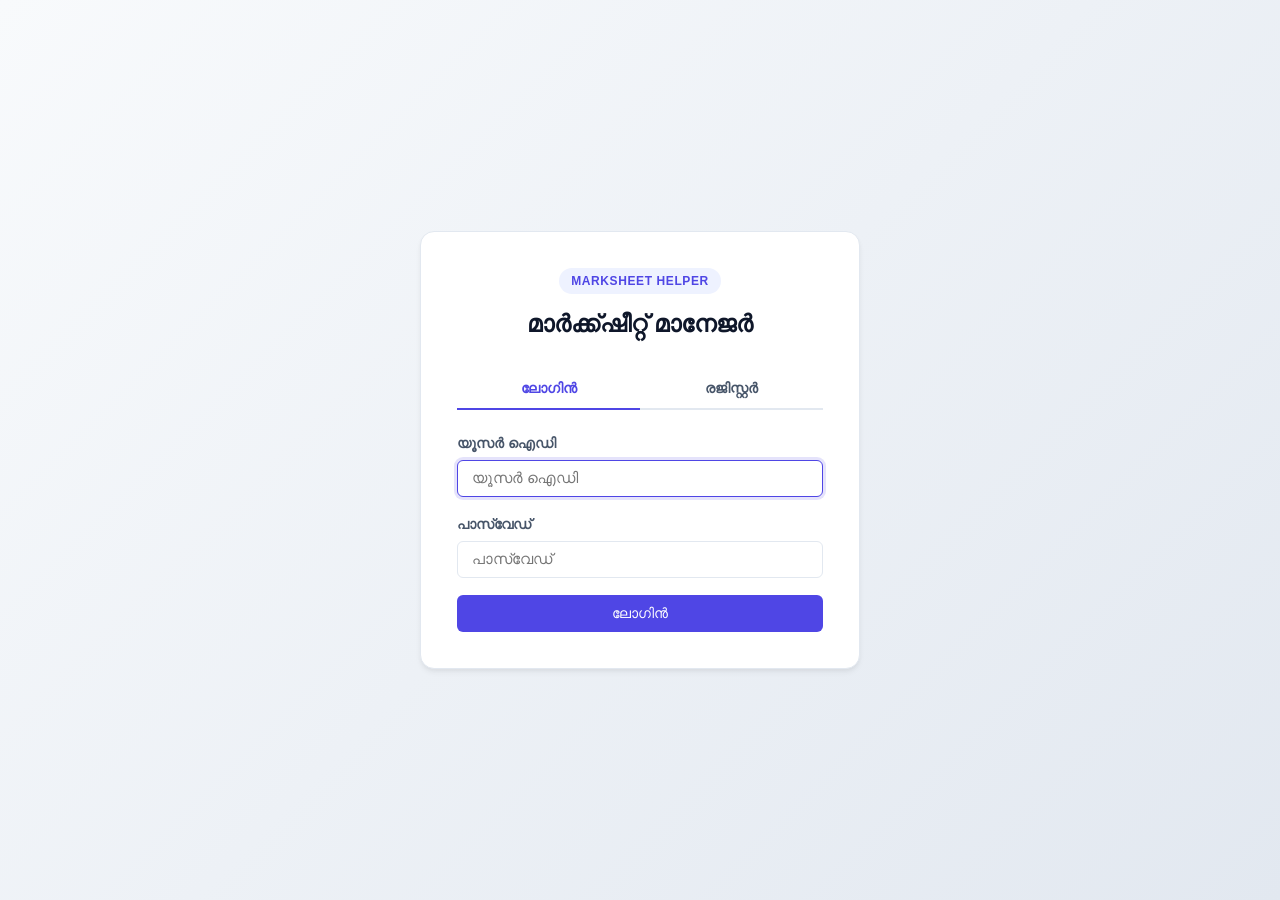
<file: index.html>
<!DOCTYPE html>
<html lang="ml">
<head>
    <meta charset="UTF-8">
    <meta name="viewport" content="width=device-width, initial-scale=1.0, maximum-scale=1.0, user-scalable=no, viewport-fit=cover">
    <meta name="theme-color" content="#4f46e5">
    <meta name="mobile-web-app-capable" content="yes">
    <meta name="apple-mobile-web-app-capable" content="yes">
    <meta name="apple-mobile-web-app-status-bar-style" content="black-translucent">
    <title>Marksheet Helper | മാർക്ക്ഷീറ്റ് മാനേജർ</title>
    <meta name="description" content="ലളിതമായ മാർക്ക്ഷീറ്റ് തയ്യാറാക്കൽ സഹായി. മദ്രസകൾക്കും സ്കൂളുകൾക്കും ഉപയോഗപ്രദമായ ലോക്കൽ മാർക്ക്ഷീറ്റ് ആപ്ലിക്കേഷൻ.">
    <link rel="stylesheet" href="./static/css/style.css">
    
    <!-- Vendor Libraries (Self-contained offline first, CDN fallback) -->
    <script src="./static/vendor/jspdf.umd.min.js"></script>
    <script src="./static/vendor/jspdf.plugin.autotable.min.js"></script>
    <script src="./static/vendor/xlsx.full.min.js"></script>
</head>
<body>
    <!-- App Mount Point for MVC Views -->
    <div id="app-root"></div>

    <!-- MVC Architecture Scripts -->
    <!-- 1. Models -->
    <script src="./static/js/models/StorageModel.js"></script>
    <script src="./static/js/models/MarksheetModel.js"></script>

    <!-- 2. Views -->
    <script src="./static/js/views/AuthView.js"></script>
    <script src="./static/js/views/DashboardView.js"></script>
    <script src="./static/js/views/MarksheetView.js"></script>
    <script src="./static/js/views/ExportView.js"></script>

    <!-- 3. Controllers -->
    <script src="./static/js/controllers/AuthController.js"></script>
    <script src="./static/js/controllers/ClassController.js"></script>
    <script src="./static/js/controllers/MarksheetController.js"></script>

    <!-- 4. Bootstrap App -->
    <script src="./static/js/app.js"></script>
</body>
</html>
</file>
<file: static/css/style.css>
/**
 * style.css
 * Clean, minimal, modern 20-25 demographic design.
 * Clear typography, focused UI, distraction-free marksheet entry.
 */

:root {
    --bg-page: #f8fafc;
    --bg-surface: #ffffff;
    --bg-subtle: #f1f5f9;
    --border-color: #e2e8f0;
    --border-focus: #4f46e5;
    
    --text-primary: #0f172a;
    --text-secondary: #475569;
    --text-muted: #94a3b8;
    
    --primary: #4f46e5;
    --primary-hover: #4338ca;
    --primary-subtle: #eef2ff;
    
    --success: #16a34a;
    --success-subtle: #dcfce7;
    --danger: #dc2626;
    --danger-subtle: #fee2e2;
    --warning: #d97706;
    
    --radius-sm: 6px;
    --radius-md: 10px;
    --radius-lg: 14px;
    
    --font-main: -apple-system, BlinkMacSystemFont, "Segoe UI", Roboto, "Noto Sans Malayalam", "Manjari", "Inter", sans-serif;
    --font-mono: ui-monospace, SFMono-Regular, Menlo, Monaco, Consolas, monospace;
    
    --shadow-subtle: 0 1px 3px rgba(0, 0, 0, 0.05), 0 1px 2px rgba(0, 0, 0, 0.03);
    --shadow-card: 0 4px 6px -1px rgba(0, 0, 0, 0.06), 0 2px 4px -1px rgba(0, 0, 0, 0.04);
    --shadow-modal: 0 20px 25px -5px rgba(0, 0, 0, 0.1), 0 10px 10px -5px rgba(0, 0, 0, 0.04);
}

* {
    box-sizing: border-box;
    margin: 0;
    padding: 0;
}

body {
    background-color: var(--bg-page);
    color: var(--text-primary);
    font-family: var(--font-main);
    line-height: 1.5;
    -webkit-font-smoothing: antialiased;
}

/* ==========================================================================
   Typography & Utilities
   ========================================================================== */
.font-mono { font-family: var(--font-mono); }
.font-sm { font-size: 0.85rem; }
.text-muted { color: var(--text-muted); }
.text-primary { color: var(--primary); }
.text-success { color: var(--success); }
.text-danger { color: var(--danger); }
.mt-3 { margin-top: 1rem; }

/* ==========================================================================
   Buttons & Interactive Elements
   ========================================================================== */
.btn {
    display: inline-flex;
    align-items: center;
    justify-content: center;
    gap: 0.4rem;
    padding: 0.55rem 1rem;
    font-size: 0.9rem;
    font-weight: 500;
    border-radius: var(--radius-sm);
    border: 1px solid transparent;
    cursor: pointer;
    transition: all 0.15s ease-in-out;
    text-decoration: none;
    white-space: nowrap;
}

.btn-primary {
    background-color: var(--primary);
    color: #ffffff;
}
.btn-primary:hover {
    background-color: var(--primary-hover);
}

.btn-outline {
    background-color: var(--bg-surface);
    color: var(--text-secondary);
    border-color: var(--border-color);
}
.btn-outline:hover {
    background-color: var(--bg-subtle);
    color: var(--text-primary);
    border-color: #cbd5e1;
}

.btn-ghost {
    background-color: transparent;
    color: var(--text-secondary);
}
.btn-ghost:hover {
    background-color: var(--bg-subtle);
    color: var(--text-primary);
}

.btn-block { width: 100%; }
.btn-sm { padding: 0.35rem 0.75rem; font-size: 0.825rem; }
.btn-lg { padding: 0.7rem 1.4rem; font-size: 1rem; font-weight: 600; }

.btn-icon {
    display: inline-flex;
    align-items: center;
    justify-content: center;
    width: 32px;
    height: 32px;
    border: 1px solid transparent;
    background: transparent;
    border-radius: var(--radius-sm);
    color: var(--text-secondary);
    cursor: pointer;
    font-size: 1rem;
    transition: all 0.15s ease;
}
.btn-icon:hover {
    background: var(--bg-subtle);
    color: var(--text-primary);
}
.btn-close {
    background: none;
    border: none;
    font-size: 1.5rem;
    color: var(--text-muted);
    cursor: pointer;
    line-height: 1;
}
.btn-close:hover { color: var(--text-primary); }

/* ==========================================================================
   Forms & Controls
   ========================================================================== */
.form-group {
    margin-bottom: 1.1rem;
}
.form-label {
    display: block;
    font-size: 0.85rem;
    font-weight: 600;
    color: var(--text-secondary);
    margin-bottom: 0.35rem;
}
.form-control {
    width: 100%;
    padding: 0.6rem 0.85rem;
    font-size: 0.925rem;
    color: var(--text-primary);
    background-color: var(--bg-surface);
    border: 1px solid var(--border-color);
    border-radius: var(--radius-sm);
    transition: border-color 0.15s ease, box-shadow 0.15s ease;
    font-family: inherit;
}
.form-control:focus {
    outline: none;
    border-color: var(--border-focus);
    box-shadow: 0 0 0 3px rgba(79, 70, 229, 0.15);
}
.field-hint {
    display: block;
    font-size: 0.75rem;
    color: var(--text-muted);
    margin-top: 0.25rem;
}

.form-row {
    display: flex;
    gap: 1rem;
}
.flex-1 { flex: 1; }
.flex-2 { flex: 2; }

.radio-group {
    display: flex;
    gap: 1.5rem;
    padding: 0.4rem 0;
}
.radio-label {
    display: inline-flex;
    align-items: center;
    gap: 0.5rem;
    font-size: 0.9rem;
    color: var(--text-primary);
    cursor: pointer;
}

/* ==========================================================================
   Alerts & Badges
   ========================================================================== */
.alert {
    padding: 0.75rem 1rem;
    border-radius: var(--radius-sm);
    font-size: 0.875rem;
    margin-bottom: 1rem;
}
.alert-danger {
    background-color: var(--danger-subtle);
    color: var(--danger);
    border: 1px solid #fecaca;
}

.badge {
    display: inline-block;
    padding: 0.2rem 0.55rem;
    border-radius: 9999px;
    font-size: 0.75rem;
    font-weight: 600;
}
.status-pass { background-color: var(--success-subtle); color: var(--success); }
.status-fail { background-color: var(--danger-subtle); color: var(--danger); }

.grade-pill {
    display: inline-block;
    padding: 0.15rem 0.5rem;
    border-radius: 4px;
    border: 1px solid;
    font-size: 0.8rem;
    font-weight: 700;
}

.rank-badge {
    display: inline-flex;
    align-items: center;
    justify-content: center;
    width: 24px;
    height: 24px;
    border-radius: 50%;
    background-color: var(--bg-subtle);
    font-size: 0.8rem;
    font-weight: 700;
    color: var(--text-primary);
}

/* ==========================================================================
   Authentication Views
   ========================================================================== */
.auth-wrapper {
    min-height: 100vh;
    display: flex;
    align-items: center;
    justify-content: center;
    padding: 1.5rem;
    background: linear-gradient(135deg, #f8fafc 0%, #e2e8f0 100%);
}
.auth-card {
    background: var(--bg-surface);
    width: 100%;
    max-width: 440px;
    border-radius: var(--radius-lg);
    box-shadow: var(--shadow-card);
    border: 1px solid var(--border-color);
    padding: 2.25rem;
}
.auth-header {
    text-align: center;
    margin-bottom: 1.75rem;
}
.auth-brand-badge {
    display: inline-block;
    background: var(--primary-subtle);
    color: var(--primary);
    font-size: 0.75rem;
    font-weight: 700;
    text-transform: uppercase;
    letter-spacing: 0.05em;
    padding: 0.25rem 0.75rem;
    border-radius: 9999px;
    margin-bottom: 0.75rem;
}
.auth-title {
    font-size: 1.5rem;
    font-weight: 700;
    color: var(--text-primary);
    margin-bottom: 0.5rem;
}
.auth-subtitle {
    font-size: 0.875rem;
    color: var(--text-secondary);
    line-height: 1.4;
}
.auth-sub-hint {
    font-size: 0.78rem;
    color: var(--text-muted);
}
.auth-tabs {
    display: flex;
    border-bottom: 2px solid var(--border-color);
    margin-bottom: 1.5rem;
}
.auth-tab {
    flex: 1;
    padding: 0.65rem 0;
    background: none;
    border: none;
    border-bottom: 2px solid transparent;
    margin-bottom: -2px;
    font-size: 0.9rem;
    font-weight: 600;
    color: var(--text-secondary);
    cursor: pointer;
    transition: all 0.15s ease;
}
.auth-tab.active {
    color: var(--primary);
    border-bottom-color: var(--primary);
}
.auth-footer {
    margin-top: 1.5rem;
    text-align: center;
    font-size: 0.78rem;
    color: var(--text-muted);
}

/* ==========================================================================
   Navbar & Layout
   ========================================================================== */
.app-layout {
    min-height: 100vh;
    display: flex;
    flex-direction: column;
}

.navbar {
    height: 64px;
    background-color: var(--bg-surface);
    border-bottom: 1px solid var(--border-color);
    padding: 0 1.5rem;
    display: flex;
    align-items: center;
    justify-content: space-between;
    position: sticky;
    top: 0;
    z-index: 40;
}

.nav-brand {
    display: flex;
    align-items: center;
    gap: 0.75rem;
}
.nav-logo-badge {
    background-color: var(--primary);
    color: #ffffff;
    font-weight: 800;
    font-size: 0.85rem;
    padding: 0.35rem 0.55rem;
    border-radius: var(--radius-sm);
    letter-spacing: 0.05em;
}
.nav-titles {
    display: flex;
    flex-direction: column;
}
.nav-title {
    font-size: 1.05rem;
    font-weight: 700;
    color: var(--text-primary);
    line-height: 1.2;
}
.nav-tagline {
    font-size: 0.75rem;
    color: var(--text-muted);
}

.nav-actions {
    display: flex;
    align-items: center;
    gap: 0.75rem;
}

.user-pill {
    display: flex;
    align-items: center;
    gap: 0.5rem;
    padding: 0.25rem 0.65rem;
    background-color: var(--bg-subtle);
    border-radius: 9999px;
}
.user-avatar {
    width: 24px;
    height: 24px;
    border-radius: 50%;
    background-color: var(--primary);
    color: #fff;
    font-size: 0.75rem;
    font-weight: 700;
    display: flex;
    align-items: center;
    justify-content: center;
}
.user-name {
    font-size: 0.825rem;
    font-weight: 600;
    color: var(--text-secondary);
}

.main-content {
    flex: 1;
    max-width: 1400px;
    width: 100%;
    margin: 0 auto;
    padding: 1.75rem;
}

/* ==========================================================================
   Dashboard View
   ========================================================================== */
.dashboard-hero {
    display: flex;
    align-items: center;
    justify-content: space-between;
    background-color: var(--bg-surface);
    border: 1px solid var(--border-color);
    border-radius: var(--radius-lg);
    padding: 1.75rem;
    margin-bottom: 1.5rem;
    box-shadow: var(--shadow-subtle);
}
.hero-title {
    font-size: 1.4rem;
    font-weight: 700;
    margin-bottom: 0.35rem;
}
.hero-desc {
    color: var(--text-secondary);
    font-size: 0.925rem;
    max-width: 650px;
}

.stats-grid {
    display: grid;
    grid-template-columns: repeat(auto-fit, minmax(220px, 1fr));
    gap: 1rem;
    margin-bottom: 2rem;
}
.stat-card {
    background-color: var(--bg-surface);
    border: 1px solid var(--border-color);
    border-radius: var(--radius-md);
    padding: 1.25rem;
    box-shadow: var(--shadow-subtle);
}
.stat-label {
    font-size: 0.8rem;
    font-weight: 600;
    color: var(--text-secondary);
    text-transform: uppercase;
    letter-spacing: 0.05em;
    margin-bottom: 0.35rem;
}
.stat-value {
    font-size: 1.8rem;
    font-weight: 800;
    color: var(--text-primary);
    line-height: 1.1;
    margin-bottom: 0.25rem;
}
.stat-sub {
    font-size: 0.78rem;
    color: var(--text-muted);
}

.section-header {
    display: flex;
    align-items: center;
    justify-content: space-between;
    margin-bottom: 1.25rem;
}
.section-title {
    font-size: 1.2rem;
    font-weight: 700;
}

.class-grid {
    display: grid;
    grid-template-columns: repeat(auto-fill, minmax(320px, 1fr));
    gap: 1.25rem;
}
.class-card {
    background-color: var(--bg-surface);
    border: 1px solid var(--border-color);
    border-radius: var(--radius-md);
    box-shadow: var(--shadow-subtle);
    display: flex;
    flex-direction: column;
    transition: transform 0.15s ease, box-shadow 0.15s ease;
}
.class-card:hover {
    transform: translateY(-2px);
    box-shadow: var(--shadow-card);
}
.class-card-header {
    padding: 1rem 1.25rem 0.5rem;
    display: flex;
    align-items: center;
    justify-content: space-between;
}
.class-badge {
    background-color: var(--bg-subtle);
    color: var(--text-secondary);
    font-size: 0.75rem;
    font-weight: 600;
    padding: 0.2rem 0.6rem;
    border-radius: 9999px;
}
.class-actions-menu {
    display: flex;
    gap: 0.25rem;
}
.class-card-body {
    padding: 0.5rem 1.25rem 1.25rem;
    flex: 1;
}
.class-org-name {
    font-size: 0.8rem;
    color: var(--text-secondary);
    font-weight: 500;
    margin-bottom: 0.25rem;
}
.class-name-title {
    font-size: 1.25rem;
    font-weight: 700;
    color: var(--text-primary);
    margin-bottom: 0.25rem;
}
.class-exam-tag {
    display: inline-block;
    font-size: 0.825rem;
    color: var(--primary);
    font-weight: 600;
    margin-bottom: 1rem;
}
.class-metrics {
    display: flex;
    align-items: center;
    justify-content: space-between;
    background-color: var(--bg-subtle);
    border-radius: var(--radius-sm);
    padding: 0.6rem 0.85rem;
}
.metric-item {
    text-align: center;
}
.metric-num {
    display: block;
    font-size: 1rem;
    font-weight: 700;
    color: var(--text-primary);
}
.metric-label {
    font-size: 0.725rem;
    color: var(--text-muted);
}
.class-card-footer {
    padding: 0.75rem 1.25rem 1.25rem;
}

.empty-state {
    background-color: var(--bg-surface);
    border: 1px dashed var(--border-color);
    border-radius: var(--radius-lg);
    padding: 3.5rem 2rem;
    text-align: center;
    margin-top: 1rem;
}
.empty-illustration {
    font-size: 2.8rem;
    margin-bottom: 0.75rem;
}
.empty-title {
    font-size: 1.15rem;
    font-weight: 700;
    margin-bottom: 0.35rem;
}
.empty-text {
    font-size: 0.875rem;
    color: var(--text-secondary);
    max-width: 450px;
    margin: 0 auto 1.25rem;
}

/* ==========================================================================
   Marksheet View
   ========================================================================== */
.marksheet-navbar {
    height: auto;
    padding: 0.85rem 1.5rem;
    flex-wrap: wrap;
    gap: 0.75rem;
}
.nav-left {
    display: flex;
    align-items: center;
    gap: 1rem;
}
.nav-class-info {
    display: flex;
    flex-direction: column;
}
.nav-madrasa-sub {
    font-size: 0.78rem;
    color: var(--text-muted);
    font-weight: 500;
}
.nav-class-main-title {
    font-size: 1.15rem;
    font-weight: 700;
    color: var(--text-primary);
}

.autosave-badge {
    display: inline-flex;
    align-items: center;
    gap: 0.4rem;
    font-size: 0.78rem;
    color: var(--text-secondary);
    background-color: var(--bg-subtle);
    padding: 0.25rem 0.65rem;
    border-radius: 9999px;
}
.save-dot {
    width: 7px;
    height: 7px;
    border-radius: 50%;
    background-color: var(--success);
}
.save-dot.saving {
    background-color: var(--warning);
    animation: pulse 1s infinite;
}

@keyframes pulse {
    0% { opacity: 1; }
    50% { opacity: 0.3; }
    100% { opacity: 1; }
}

.marksheet-toolbar {
    display: flex;
    align-items: center;
    justify-content: space-between;
    flex-wrap: wrap;
    gap: 1rem;
    margin-bottom: 1.25rem;
}

.sheet-tabs {
    display: flex;
    gap: 0.4rem;
    background-color: var(--bg-surface);
    border: 1px solid var(--border-color);
    padding: 0.3rem;
    border-radius: var(--radius-md);
}
.sheet-tab {
    display: inline-flex;
    align-items: center;
    gap: 0.45rem;
    padding: 0.45rem 0.9rem;
    background: none;
    border: none;
    border-radius: var(--radius-sm);
    font-size: 0.85rem;
    font-weight: 600;
    color: var(--text-secondary);
    cursor: pointer;
    transition: all 0.15s ease;
}
.sheet-tab:hover {
    color: var(--text-primary);
}
.sheet-tab.active {
    background-color: var(--primary);
    color: #ffffff;
}
.sheet-tab .tab-badge {
    background-color: rgba(0, 0, 0, 0.08);
    color: inherit;
    font-size: 0.75rem;
    padding: 0.1rem 0.45rem;
    border-radius: 9999px;
}
.sheet-tab.active .tab-badge {
    background-color: rgba(255, 255, 255, 0.25);
    color: #ffffff;
}

.toolbar-right {
    display: flex;
    gap: 0.5rem;
}

/* ==========================================================================
   Marksheet Table & Inline Grid
   ========================================================================== */
.table-responsive-container {
    background-color: var(--bg-surface);
    border: 1px solid var(--border-color);
    border-radius: var(--radius-md);
    box-shadow: var(--shadow-subtle);
    overflow-x: auto;
}

.marksheet-table {
    width: 100%;
    border-collapse: collapse;
    font-size: 0.875rem;
    text-align: left;
}

.marksheet-table th {
    background-color: #1e293b;
    color: #f8fafc;
    font-weight: 600;
    padding: 0.75rem 0.65rem;
    white-space: nowrap;
    border: 1px solid #334155;
    text-align: center;
}

.marksheet-table td {
    padding: 0.45rem 0.65rem;
    border: 1px solid var(--border-color);
    vertical-align: middle;
}

.marksheet-table tbody tr:nth-child(even) {
    background-color: #fcfdfe;
}
.marksheet-table tbody tr:hover {
    background-color: #f1f5f9;
}

.th-roll { width: 55px; }
.th-name { min-width: 180px; text-align: left !important; }
.th-topic { min-width: 110px; }
.th-calc { width: 75px; text-align: center; }
.th-action { width: 45px; }

.th-topic-inner {
    display: flex;
    flex-direction: column;
    align-items: center;
    gap: 0.15rem;
}
.topic-name-header {
    font-size: 0.85rem;
}
.topic-max-badge {
    font-size: 0.7rem;
    background-color: #334155;
    padding: 0.1rem 0.4rem;
    border-radius: 4px;
    font-weight: 500;
}

.td-roll { text-align: center; }
.roll-badge {
    font-weight: 700;
    color: var(--text-secondary);
    font-size: 0.85rem;
}

.student-name-box {
    display: flex;
    align-items: center;
    gap: 0.5rem;
}
.st-gender-dot {
    width: 8px;
    height: 8px;
    border-radius: 50%;
    flex-shrink: 0;
}
.st-gender-dot.boy { background-color: #3b82f6; }
.st-gender-dot.girl { background-color: #ec4899; }
.st-name-text {
    font-weight: 600;
    color: var(--text-primary);
}

.td-mark-input {
    text-align: center;
    padding: 0.25rem !important;
}

.mark-input {
    width: 100%;
    max-width: 80px;
    padding: 0.35rem 0.2rem;
    text-align: center;
    font-family: var(--font-mono);
    font-size: 0.95rem;
    font-weight: 600;
    border: 1px solid transparent;
    border-radius: var(--radius-sm);
    background-color: rgba(241, 245, 249, 0.6);
    color: var(--text-primary);
    transition: all 0.15s ease;
}
.mark-input:hover {
    background-color: var(--bg-surface);
    border-color: #cbd5e1;
}
.mark-input:focus {
    outline: none;
    background-color: #ffffff;
    border-color: var(--border-focus);
    box-shadow: 0 0 0 2px rgba(79, 70, 229, 0.2);
}

/* Single-Topic Percentage Color Tiers */
.mark-input.mark-excellent {
    background-color: #dcfce7 !important;
    border-color: #86efac !important;
    color: #15803d !important;
    font-weight: 700;
}
.mark-input.mark-excellent:focus {
    box-shadow: 0 0 0 2px rgba(22, 163, 74, 0.3) !important;
    border-color: #16a34a !important;
}

.mark-input.mark-good {
    background-color: #dbeafe !important;
    border-color: #93c5fd !important;
    color: #1d4ed8 !important;
    font-weight: 700;
}
.mark-input.mark-good:focus {
    box-shadow: 0 0 0 2px rgba(37, 99, 235, 0.3) !important;
    border-color: #2563eb !important;
}

.mark-input.mark-pass {
    background-color: #fef3c7 !important;
    border-color: #fcd34d !important;
    color: #b45309 !important;
    font-weight: 600;
}
.mark-input.mark-pass:focus {
    box-shadow: 0 0 0 2px rgba(217, 119, 6, 0.3) !important;
    border-color: #d97706 !important;
}

.mark-input.mark-fail {
    background-color: #fee2e2 !important;
    border-color: #fca5a5 !important;
    color: #b91c1c !important;
    font-weight: 700;
}
.mark-input.mark-fail:focus {
    box-shadow: 0 0 0 2px rgba(239, 68, 68, 0.3) !important;
    border-color: #dc2626 !important;
}

.td-calc {
    text-align: center;
    font-size: 0.85rem;
}

.sheet-quick-footer {
    margin-top: 0.75rem;
    padding: 0.5rem;
    background-color: var(--bg-surface);
    border-radius: var(--radius-sm);
    border: 1px solid var(--border-color);
}

.marks-legend-strip {
    display: flex;
    flex-wrap: wrap;
    align-items: center;
    gap: 0.6rem;
    margin-bottom: 0.5rem;
}

.legend-badge {
    display: inline-flex;
    align-items: center;
    gap: 0.4rem;
    padding: 0.25rem 0.65rem;
    border-radius: 9999px;
    font-size: 0.75rem;
    font-weight: 600;
}
.legend-badge.legend-green { background-color: #dcfce7; color: #15803d; border: 1px solid #86efac; }
.legend-badge.legend-blue  { background-color: #dbeafe; color: #1d4ed8; border: 1px solid #93c5fd; }
.legend-badge.legend-amber { background-color: #fef3c7; color: #b45309; border: 1px solid #fcd34d; }
.legend-badge.legend-red   { background-color: #fee2e2; color: #b91c1c; border: 1px solid #fca5a5; }

.legend-dot {
    width: 8px;
    height: 8px;
    border-radius: 50%;
}
.legend-dot.green { background-color: #16a34a; }
.legend-dot.blue  { background-color: #2563eb; }
.legend-dot.amber { background-color: #d97706; }
.legend-dot.red   { background-color: #dc2626; }

.sheet-rules-hint {
    padding-top: 0.25rem;
    border-top: 1px dashed var(--border-color);
}


/* ==========================================================================
   Analytics Tab
   ========================================================================== */
.analytics-container {
    display: flex;
    flex-direction: column;
    gap: 1.75rem;
}
.analytics-cards-grid {
    display: grid;
    grid-template-columns: repeat(auto-fit, minmax(260px, 1fr));
    gap: 1.25rem;
}
.topic-stats-grid {
    display: grid;
    grid-template-columns: repeat(auto-fill, minmax(220px, 1fr));
    gap: 1rem;
    margin-top: 0.75rem;
}
.topic-stat-box {
    background-color: var(--bg-surface);
    border: 1px solid var(--border-color);
    border-radius: var(--radius-sm);
    padding: 1rem;
    box-shadow: var(--shadow-subtle);
}
.topic-stat-title {
    font-weight: 700;
    font-size: 0.95rem;
    margin-bottom: 0.5rem;
    border-bottom: 1px solid var(--border-color);
    padding-bottom: 0.35rem;
}
.topic-stat-row {
    display: flex;
    justify-content: space-between;
    font-size: 0.825rem;
    color: var(--text-secondary);
    margin-bottom: 0.25rem;
}

/* ==========================================================================
   Modals
   ========================================================================== */
.modal-backdrop {
    position: fixed;
    top: 0;
    left: 0;
    right: 0;
    bottom: 0;
    background-color: rgba(15, 23, 42, 0.55);
    backdrop-filter: blur(4px);
    display: flex;
    align-items: center;
    justify-content: center;
    z-index: 100;
    padding: 1.5rem;
}
.modal-box {
    background-color: var(--bg-surface);
    border-radius: var(--radius-lg);
    width: 100%;
    max-width: 520px;
    max-height: 90vh;
    display: flex;
    flex-direction: column;
    box-shadow: var(--shadow-modal);
    border: 1px solid var(--border-color);
    animation: modalSlide 0.2s ease-out;
}
.modal-lg {
    max-width: 680px;
}

@keyframes modalSlide {
    from { transform: translateY(12px); opacity: 0; }
    to { transform: translateY(0); opacity: 1; }
}

.modal-header {
    padding: 1.25rem 1.5rem;
    border-bottom: 1px solid var(--border-color);
    display: flex;
    align-items: center;
    justify-content: space-between;
}
.modal-title {
    font-size: 1.15rem;
    font-weight: 700;
}
.modal-body {
    padding: 1.5rem;
    overflow-y: auto;
    flex: 1;
}
.modal-footer {
    padding: 1rem 1.5rem;
    border-top: 1px solid var(--border-color);
    display: flex;
    align-items: center;
    justify-content: flex-end;
    gap: 0.75rem;
}

.modal-tabs {
    display: flex;
    border-bottom: 1px solid var(--border-color);
    padding: 0 1.5rem;
}
.modal-tab {
    padding: 0.65rem 1rem;
    background: none;
    border: none;
    border-bottom: 2px solid transparent;
    margin-bottom: -1px;
    font-size: 0.875rem;
    font-weight: 600;
    color: var(--text-secondary);
    cursor: pointer;
}
.modal-tab.active {
    color: var(--primary);
    border-bottom-color: var(--primary);
}

.topics-builder-section {
    margin-top: 1.25rem;
    background-color: var(--bg-subtle);
    padding: 1rem;
    border-radius: var(--radius-sm);
}
.section-sub-header {
    display: flex;
    align-items: center;
    justify-content: space-between;
    margin-bottom: 0.75rem;
}
.builder-title {
    font-size: 0.9rem;
    font-weight: 700;
}
.topic-rows-container {
    display: flex;
    flex-direction: column;
    gap: 0.5rem;
}
.topic-input-row {
    display: flex;
    gap: 0.5rem;
    align-items: center;
}

.backup-actions {
    display: flex;
    flex-direction: column;
    gap: 1rem;
    margin-top: 1rem;
}
.backup-card {
    background-color: var(--bg-subtle);
    border: 1px solid var(--border-color);
    border-radius: var(--radius-sm);
    padding: 1rem;
}
.backup-card h5 { margin-bottom: 0.25rem; font-size: 0.95rem; }
.backup-card p { font-size: 0.8rem; margin-bottom: 0.75rem; }

/* ==========================================================================
   Mobile-First & Touch Styles: Sticky Table Columns, Card View, Dropzone
   ========================================================================== */

/* Sticky Table Columns for horizontal mobile scrolling */
.touch-scrollable {
    overflow-x: auto;
    -webkit-overflow-scrolling: touch;
}
.marksheet-table {
    border-collapse: separate;
    border-spacing: 0;
}
.sticky-col-1 {
    position: sticky;
    left: 0;
    z-index: 4;
    background-color: var(--bg-surface);
}
.sticky-col-2 {
    position: sticky;
    left: 48px;
    z-index: 4;
    background-color: var(--bg-surface);
    box-shadow: 3px 0 6px -2px rgba(0, 0, 0, 0.08);
}
thead th.sticky-col-1,
thead th.sticky-col-2 {
    z-index: 10;
    background-color: #1e293b !important;
}

/* View Mode Switcher (Table vs Touch Cards) */
.view-mode-toggle {
    display: inline-flex;
    background-color: var(--bg-subtle);
    border: 1px solid var(--border-color);
    border-radius: var(--radius-sm);
    padding: 2px;
}
.btn-toggle {
    padding: 0.25rem 0.65rem;
    font-size: 0.8rem;
    font-weight: 600;
    background: none;
    border: none;
    border-radius: 4px;
    color: var(--text-secondary);
    cursor: pointer;
    transition: all 0.15s ease;
}
.btn-toggle.active {
    background-color: var(--bg-surface);
    color: var(--primary);
    box-shadow: 0 1px 3px rgba(0,0,0,0.1);
}

/* Touch Cards View */
.student-cards-container {
    padding: 0.5rem 0;
}
.student-cards-grid {
    display: grid;
    grid-template-columns: repeat(auto-fill, minmax(320px, 1fr));
    gap: 1rem;
    margin-bottom: 1.5rem;
}
.student-card {
    background-color: var(--bg-surface);
    border: 1px solid var(--border-color);
    border-radius: var(--radius-md);
    box-shadow: var(--shadow-sm);
    display: flex;
    flex-direction: column;
    overflow: hidden;
    transition: transform 0.15s ease, box-shadow 0.15s ease;
}
.student-card:hover {
    box-shadow: var(--shadow-md);
}
.card-header {
    display: flex;
    align-items: center;
    justify-content: space-between;
    padding: 0.75rem 1rem;
    background-color: var(--bg-subtle);
    border-bottom: 1px solid var(--border-color);
}
.card-header-left {
    display: flex;
    align-items: center;
    gap: 0.65rem;
}
.card-student-name {
    font-size: 0.95rem;
    font-weight: 700;
    margin: 0;
    color: var(--text-primary);
}
.student-gender-tag {
    font-size: 0.7rem;
    font-weight: 600;
    color: var(--text-muted);
}
.card-header-right {
    display: flex;
    align-items: center;
    gap: 0.5rem;
}
.card-scores-grid {
    padding: 0.85rem;
    display: grid;
    grid-template-columns: repeat(2, 1fr);
    gap: 0.65rem;
}
.card-topic-field {
    background-color: var(--bg-subtle);
    border: 1px solid var(--border-color);
    border-radius: var(--radius-sm);
    padding: 0.5rem;
    display: flex;
    flex-direction: column;
    gap: 0.35rem;
}
.card-topic-meta {
    display: flex;
    flex-direction: column;
}
.card-topic-name {
    font-size: 0.8rem;
    font-weight: 700;
    color: var(--text-primary);
    white-space: nowrap;
    overflow: hidden;
    text-overflow: ellipsis;
}
.card-topic-sub {
    font-size: 0.7rem;
    color: var(--text-muted);
}
.card-topic-field .mark-input {
    width: 100%;
    max-width: 100%;
    height: 40px;
    font-size: 1.05rem;
}
.card-summary-bar {
    display: flex;
    align-items: center;
    justify-content: space-around;
    padding: 0.65rem 0.5rem;
    background-color: var(--bg-subtle);
    border-top: 1px solid var(--border-color);
    font-size: 0.8rem;
}
.card-summary-item {
    display: flex;
    flex-direction: column;
    align-items: center;
    gap: 0.15rem;
}
.summary-label {
    font-size: 0.68rem;
    color: var(--text-muted);
    font-weight: 600;
}
.summary-val {
    font-weight: 700;
}

/* Excel Upload Dropzone */
.excel-import-top {
    display: flex;
    align-items: center;
    justify-content: space-between;
    gap: 1rem;
    margin-bottom: 1rem;
    flex-wrap: wrap;
}
.upload-dropzone {
    border: 2px dashed #cbd5e1;
    border-radius: var(--radius-md);
    padding: 2rem 1.5rem;
    text-align: center;
    cursor: pointer;
    background-color: var(--bg-subtle);
    transition: all 0.2s ease;
}
.upload-dropzone:hover,
.upload-dropzone.dragover {
    border-color: var(--primary);
    background-color: rgba(79, 70, 229, 0.05);
}
.dropzone-icon {
    font-size: 2.5rem;
    margin-bottom: 0.5rem;
}
.dropzone-title {
    font-size: 1.05rem;
    font-weight: 700;
    margin-bottom: 0.25rem;
}
.dropzone-sub {
    font-size: 0.8rem;
    color: var(--text-muted);
    margin-bottom: 1rem;
}
.preview-badge-bar {
    display: flex;
    gap: 0.5rem;
    margin-bottom: 0.75rem;
    flex-wrap: wrap;
}
.preview-count-chip {
    padding: 0.3rem 0.65rem;
    background-color: var(--bg-subtle);
    border: 1px solid var(--border-color);
    border-radius: 9999px;
    font-size: 0.75rem;
    font-weight: 700;
}
.preview-table-wrap {
    max-height: 260px;
    overflow-y: auto;
}

/* Gemini AI Photo Scanner */
.api-key-header {
    display: flex;
    align-items: center;
    justify-content: space-between;
    margin-bottom: 0.35rem;
}
.link-external {
    text-decoration: underline;
    font-weight: 600;
}
.capture-buttons-row {
    display: flex;
    gap: 0.75rem;
}
.photo-preview-card {
    border: 1px solid var(--border-color);
    border-radius: var(--radius-md);
    overflow: hidden;
    background-color: var(--bg-surface);
}
.preview-img-tag {
    width: 100%;
    max-height: 220px;
    object-fit: contain;
    background-color: #0f172a;
    display: block;
}
.photo-meta-bar {
    padding: 0.75rem 1rem;
    display: flex;
    align-items: center;
    justify-content: space-between;
    background-color: var(--bg-subtle);
    border-top: 1px solid var(--border-color);
    gap: 0.75rem;
    flex-wrap: wrap;
}
.ai-loading-box {
    text-align: center;
    padding: 2.5rem 1rem;
}
.ai-pulse-spinner {
    width: 48px;
    height: 48px;
    margin: 0 auto;
    border: 4px solid rgba(79, 70, 229, 0.2);
    border-top-color: var(--primary);
    border-radius: 50%;
    animation: spin 0.8s linear infinite;
}
@keyframes spin {
    to { transform: rotate(360deg); }
}

/* Mobile-First Media Queries (@media max-width: 768px) */
@media (max-width: 768px) {
    .hide-mobile { display: none !important; }
    .show-mobile-only { display: flex !important; }

    .marksheet-navbar {
        padding: 0.6rem 0.75rem;
        flex-wrap: wrap;
        gap: 0.5rem;
    }
    .nav-actions {
        gap: 0.4rem;
    }
    .action-btn-text {
        display: none;
    }
    .nav-class-main-title {
        font-size: 1rem;
    }
    .marksheet-toolbar {
        flex-direction: column;
        align-items: stretch;
        gap: 0.65rem;
        padding: 0.6rem 0.75rem;
    }
    .scrollable-tabs {
        overflow-x: auto;
        -webkit-overflow-scrolling: touch;
        padding-bottom: 4px;
        white-space: nowrap;
        display: flex;
        scrollbar-width: none;
    }
    .scrollable-tabs::-webkit-scrollbar { display: none; }
    .toolbar-right {
        display: flex;
        flex-wrap: wrap;
        gap: 0.4rem;
        justify-content: space-between;
    }
    .main-content.marksheet-content {
        padding-bottom: 75px !important; /* Leave space for mobile bottom bar */
    }

    /* Bottom Sheet Modals on Mobile */
    .modal-box.mobile-sheet {
        position: fixed;
        bottom: 0;
        left: 0;
        right: 0;
        max-width: 100% !important;
        border-radius: 16px 16px 0 0 !important;
        max-height: 85vh;
        animation: sheetUp 0.25s ease-out;
    }
    @keyframes sheetUp {
        from { transform: translateY(100%); }
        to { transform: translateY(0); }
    }

    /* Mobile Bottom Action Bar */
    .mobile-bottom-bar {
        position: fixed;
        bottom: 0;
        left: 0;
        right: 0;
        height: 56px;
        background-color: var(--bg-surface);
        border-top: 1px solid var(--border-color);
        display: flex;
        align-items: center;
        justify-content: space-around;
        z-index: 100;
        box-shadow: 0 -2px 10px rgba(0,0,0,0.06);
        padding: 0 0.25rem;
    }
    .mobile-bar-btn {
        display: flex;
        flex-direction: column;
        align-items: center;
        justify-content: center;
        background: none;
        border: none;
        color: var(--text-secondary);
        font-size: 0.75rem;
        font-weight: 600;
        padding: 0.35rem 0.4rem;
        cursor: pointer;
        flex: 1;
        height: 100%;
        transition: color 0.15s ease;
    }
    .mobile-bar-btn:active {
        color: var(--primary);
    }
    .mobile-bar-btn.active-highlight {
        color: var(--primary);
        font-weight: 700;
    }

    /* Touch inputs on mobile */
    .mark-input {
        min-height: 40px;
        font-size: 1rem;
    }
    .student-cards-grid {
        grid-template-columns: 1fr;
    }
}

@media (min-width: 769px) {
    .show-mobile-only { display: none !important; }
}

/* Hide printable header & footer on normal screen */
.print-only-header,
.print-only-footer {
    display: none;
}

/* ==========================================================================
   A4 Sheet Print Layout Stylesheet (@media print)
   ========================================================================== */
@page {
    size: A4 landscape;
    margin: 8mm 6mm;
}

@media print {
    *, *::before, *::after {
        box-sizing: border-box !important;
        text-shadow: none !important;
        box-shadow: none !important;
    }

    html, body {
        background-color: #ffffff !important;
        color: #000000 !important;
        font-family: -apple-system, BlinkMacSystemFont, "Segoe UI", Roboto, Helvetica, Arial, sans-serif !important;
        font-size: 8.5pt !important;
        line-height: 1.2 !important;
        width: 100% !important;
        margin: 0 !important;
        padding: 0 !important;
        -webkit-print-color-adjust: exact !important;
        print-color-adjust: exact !important;
    }

    /* Hide all web chrome, navigation, toolbars, buttons, modals */
    .navbar, 
    .marksheet-toolbar, 
    .sheet-quick-footer, 
    .mobile-bottom-bar,
    .view-mode-toggle,
    .sheet-tabs,
    .btn, 
    .btn-icon,
    .td-action, 
    .th-action, 
    .autosave-badge,
    .auth-wrapper,
    .empty-state,
    #modal-container {
        display: none !important;
    }

    .app-layout,
    .main-content,
    .marksheet-content,
    .sheet-content-wrapper {
        max-width: 100% !important;
        width: 100% !important;
        padding: 0 !important;
        margin: 0 !important;
        border: none !important;
        background: transparent !important;
    }

    /* Dedicated Print Header (Institutional Title & Meta) */
    .print-only-header {
        display: block !important;
        text-align: center !important;
        margin-bottom: 8px !important;
        padding-bottom: 6px !important;
        border-bottom: 1.5px solid #000000 !important;
    }

    .print-institution-name {
        font-size: 14pt !important;
        font-weight: 800 !important;
        margin: 0 0 2px 0 !important;
        text-transform: uppercase !important;
        color: #000000 !important;
        letter-spacing: 0.5px;
    }

    .print-meta-line {
        font-size: 9pt !important;
        font-weight: 600 !important;
        color: #222222 !important;
        margin: 0 0 2px 0 !important;
    }

    .print-sheet-title {
        font-size: 9.5pt !important;
        font-weight: 700 !important;
        color: #111111 !important;
        text-decoration: underline !important;
        margin: 0 !important;
    }

    /* Table Container and Alignment to A4 */
    .table-responsive-container {
        border: none !important;
        box-shadow: none !important;
        overflow: visible !important;
        width: 100% !important;
        margin: 0 !important;
        padding: 0 !important;
    }

    .marksheet-table {
        width: 100% !important;
        border-collapse: collapse !important;
        border: 1.5px solid #000000 !important;
        font-size: 8.5pt !important;
        page-break-inside: auto;
    }

    .marksheet-table thead {
        display: table-header-group !important;
    }

    .marksheet-table tbody tr {
        page-break-inside: avoid !important;
        page-break-after: auto !important;
    }

    .marksheet-table th {
        background-color: #f1f5f9 !important;
        color: #000000 !important;
        border: 1px solid #000000 !important;
        padding: 4px 5px !important;
        font-size: 8.5pt !important;
        font-weight: 700 !important;
        text-align: center !important;
    }

    .marksheet-table th.th-name {
        text-align: left !important;
    }

    .topic-max-badge {
        background-color: transparent !important;
        color: #333333 !important;
        font-size: 7pt !important;
        padding: 0 !important;
        font-weight: 600 !important;
    }

    .marksheet-table td {
        border: 1px solid #222222 !important;
        padding: 3px 4px !important;
        font-size: 8.5pt !important;
        color: #000000 !important;
        height: auto !important;
    }

    /* Reset sticky columns in print mode to prevent layout overlap on paper */
    .sticky-col-1, 
    .sticky-col-2 {
        position: static !important;
        left: auto !important;
        box-shadow: none !important;
        background: transparent !important;
    }

    .st-gender-dot {
        display: none !important;
    }

    .mark-input {
        background: transparent !important;
        border: none !important;
        color: #000000 !important;
        box-shadow: none !important;
        text-align: center !important;
        width: 100% !important;
        font-size: 8.5pt !important;
        font-weight: 600 !important;
        padding: 0 !important;
        margin: 0 !important;
        height: auto !important;
        min-height: unset !important;
        -webkit-appearance: none;
    }

    /* Color indicators for print */
    .mark-input.mark-fail {
        color: #b91c1c !important;
        font-weight: 700 !important;
    }
    .mark-input.mark-excellent {
        color: #15803d !important;
        font-weight: 700 !important;
    }
    .mark-input.mark-good {
        color: #1d4ed8 !important;
        font-weight: 700 !important;
    }
    .mark-input.mark-pass {
        color: #b45309 !important;
        font-weight: 700 !important;
    }

    .badge {
        border: 1px solid #444444 !important;
        background: transparent !important;
        color: #000000 !important;
        font-size: 7.5pt !important;
        padding: 1px 4px !important;
        font-weight: 700 !important;
    }

    .badge-success {
        border-color: #15803d !important;
        color: #15803d !important;
    }

    .badge-danger {
        border-color: #b91c1c !important;
        color: #b91c1c !important;
    }

    /* Dedicated Print Footer with Signatures */
    .print-only-footer {
        display: flex !important;
        justify-content: space-between !important;
        align-items: flex-end !important;
        margin-top: 24px !important;
        padding-top: 10px !important;
        page-break-inside: avoid !important;
    }

    .print-sig-block {
        display: flex !important;
        flex-direction: column !important;
        align-items: center !important;
        min-width: 140px !important;
        font-size: 8.5pt !important;
        font-weight: 600 !important;
    }

    .print-sig-line {
        width: 140px !important;
        border-top: 1px dotted #000000 !important;
        margin-bottom: 5px !important;
    }
}
</file>
